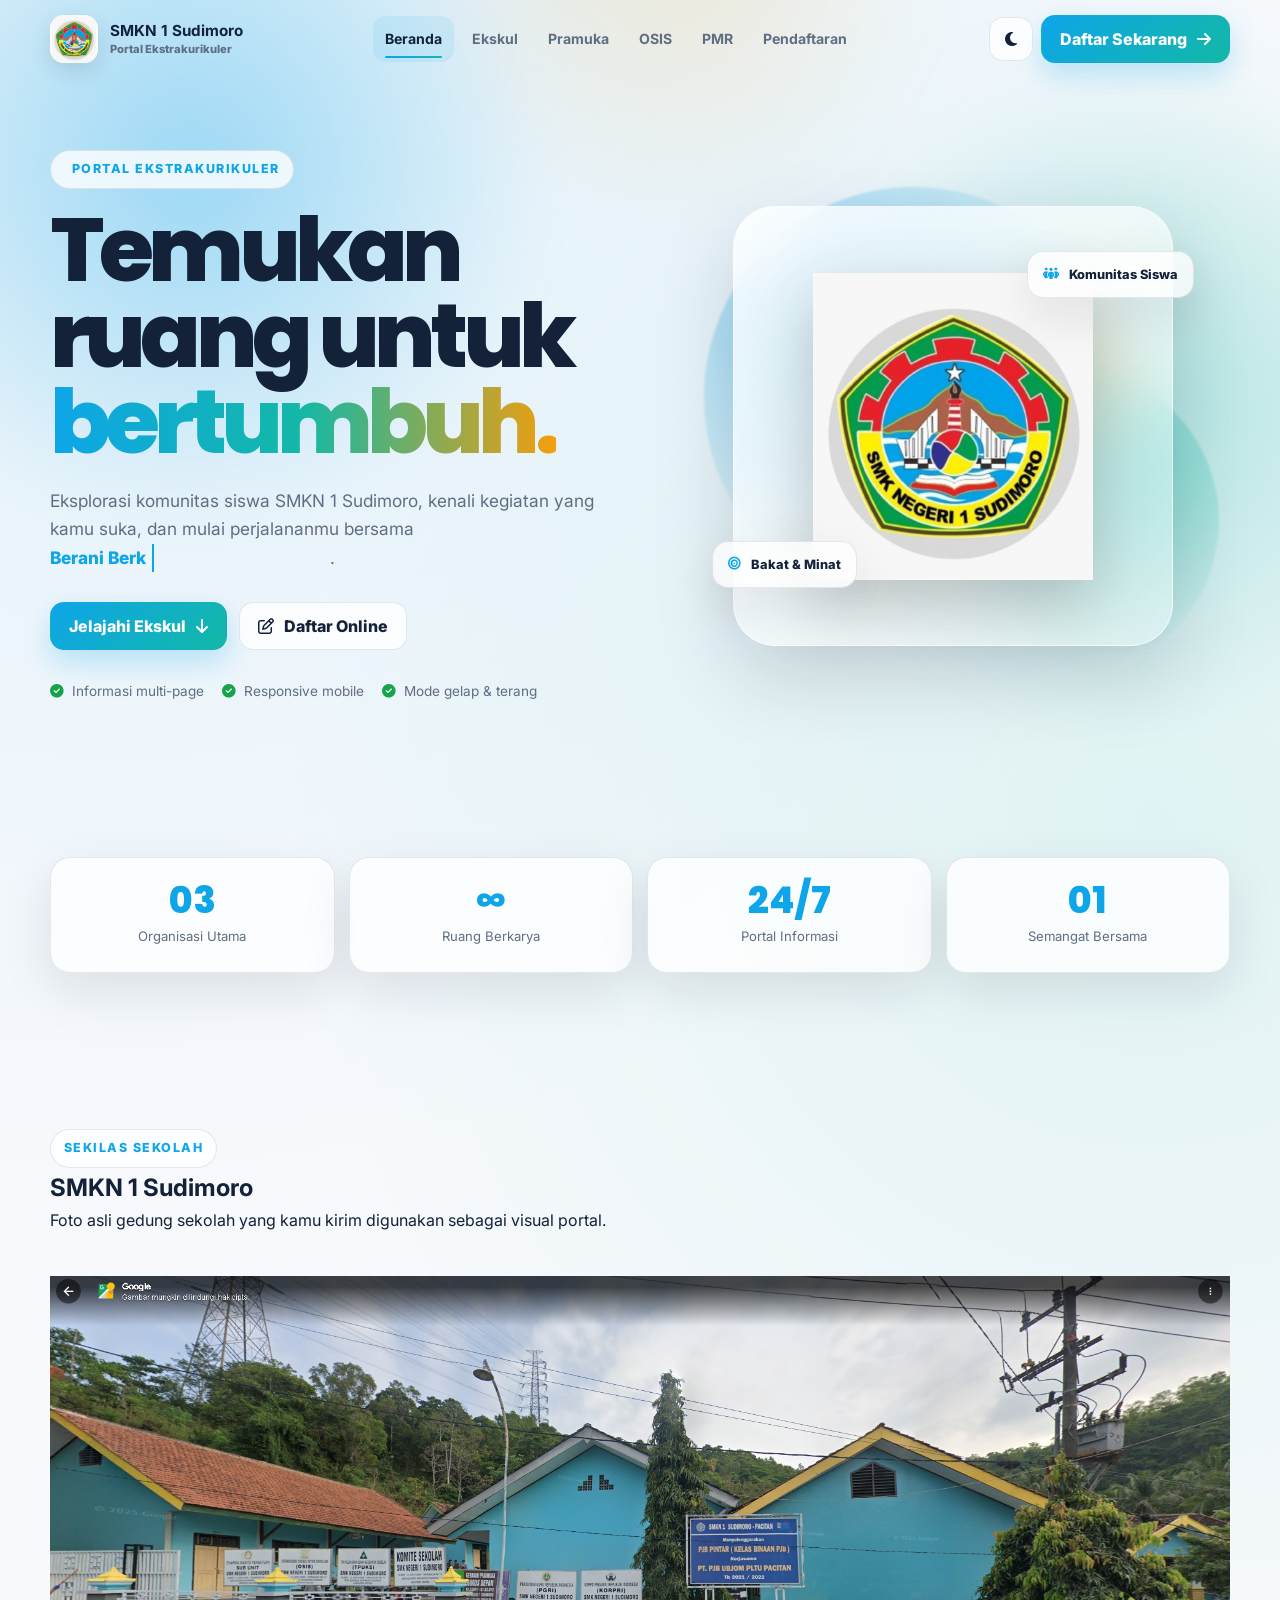
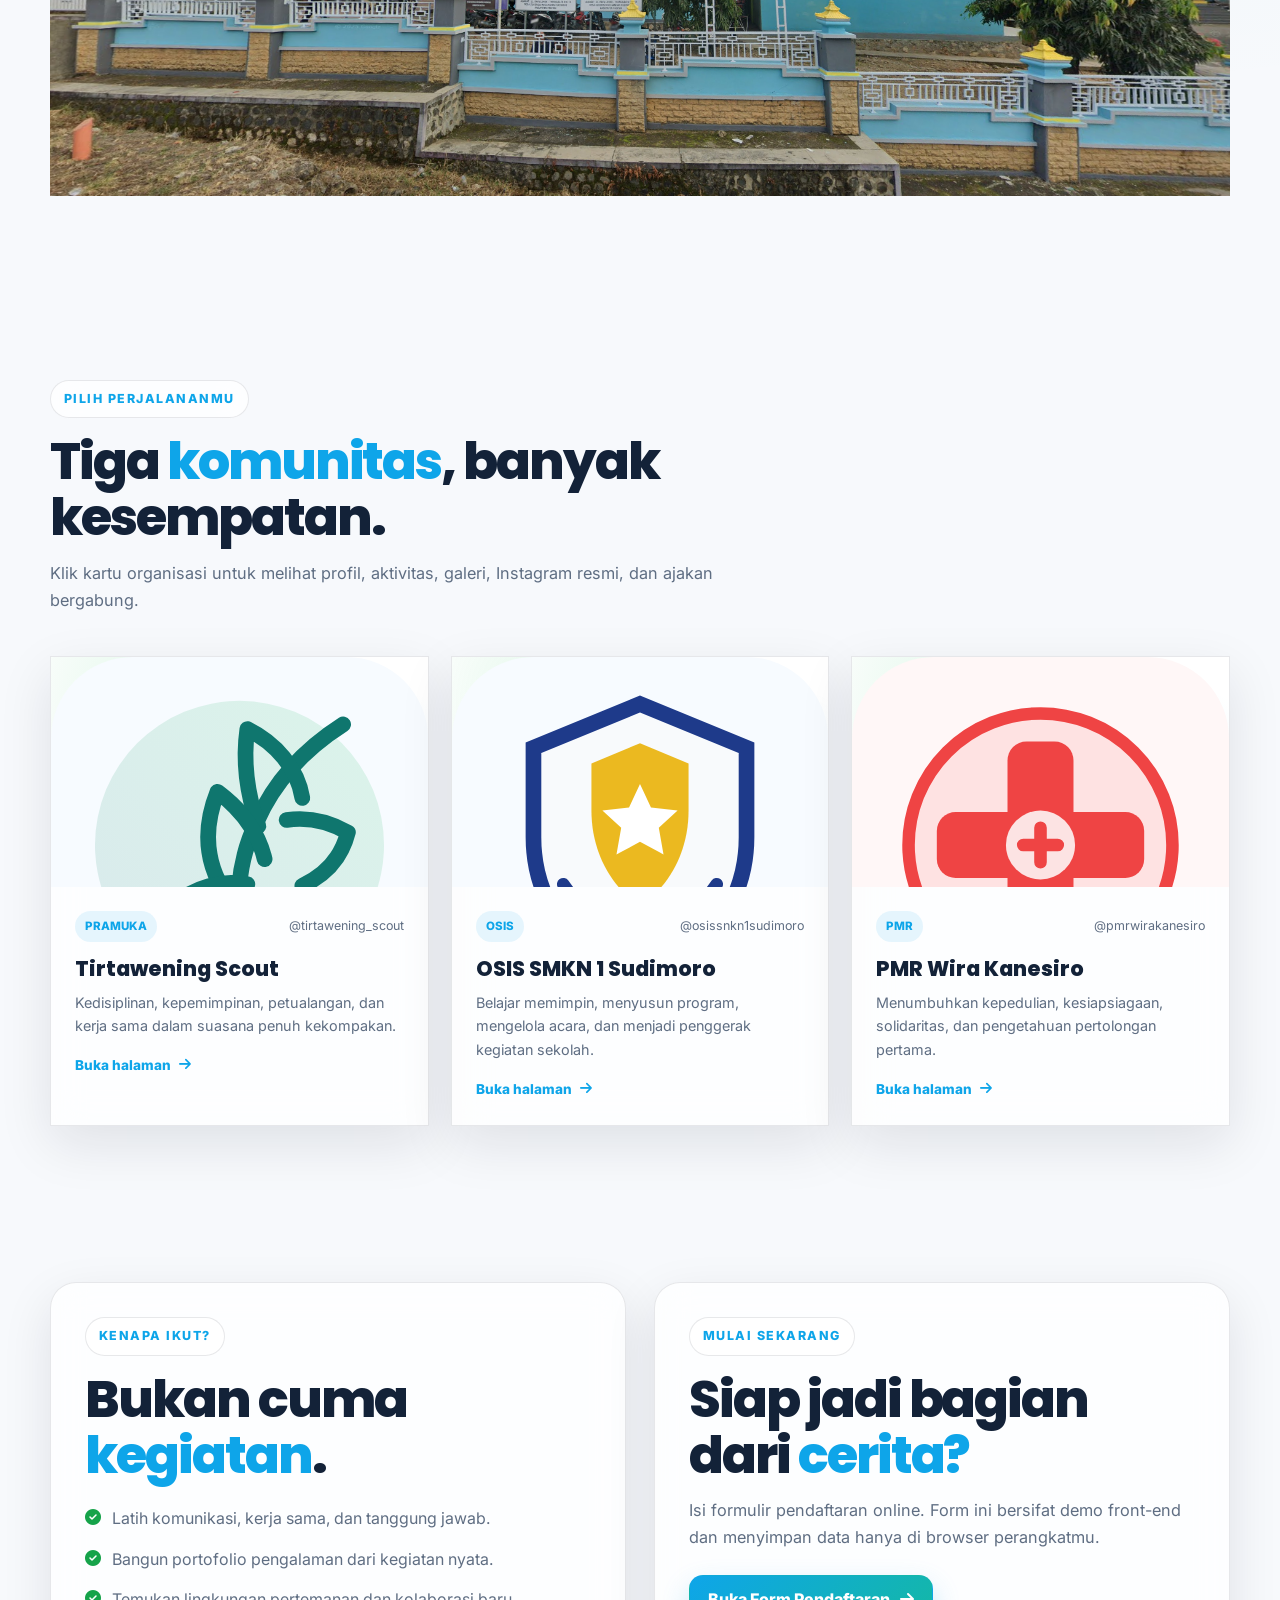
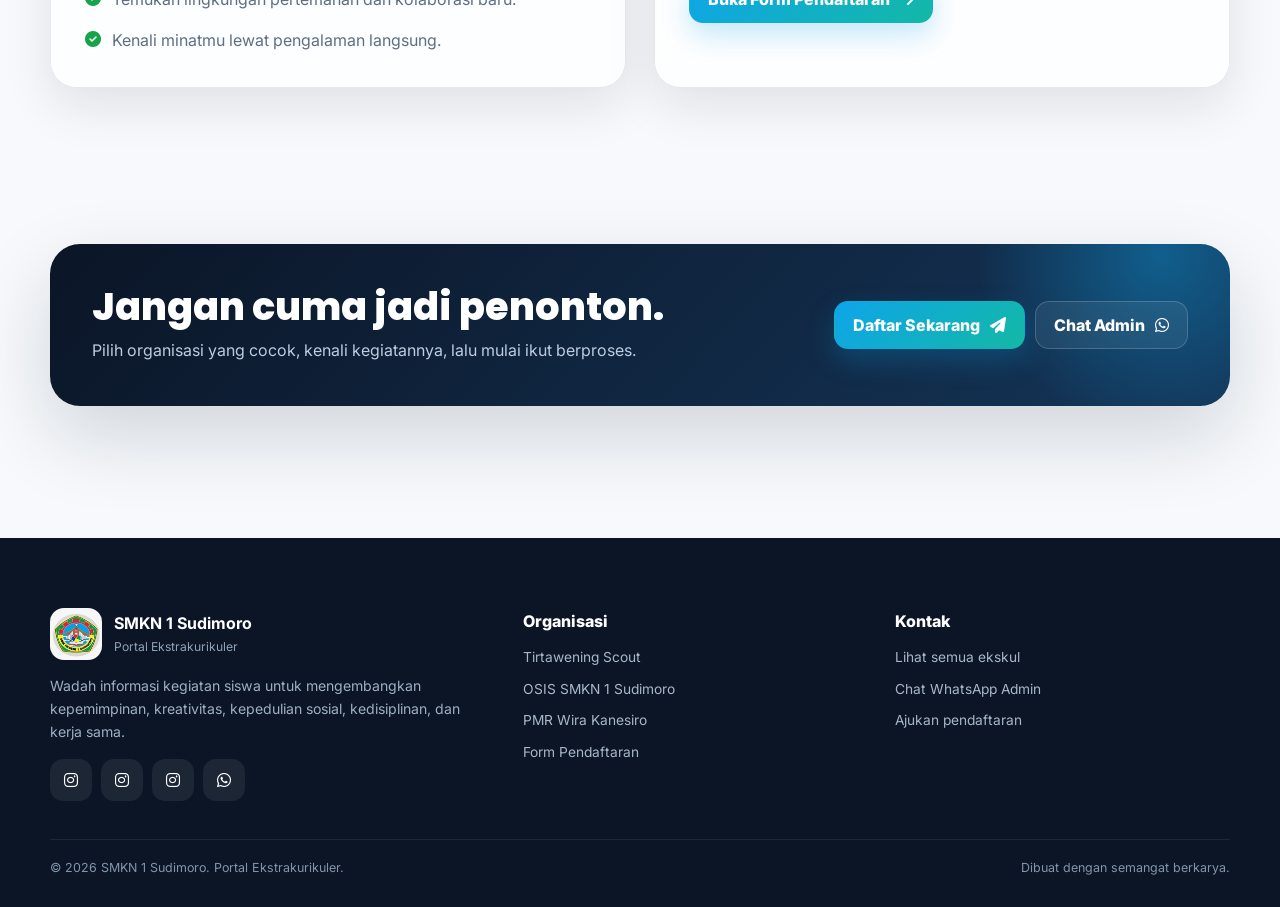
<file: index.html>
<!doctype html>
<html lang="id">
<head>
  <meta charset="utf-8">
  <meta name="viewport" content="width=device-width,initial-scale=1">
  <meta name="theme-color" content="#0ea5e9">
  <meta name="description" content="Portal Ekstrakurikuler SMKN 1 Sudimoro — temukan kegiatan yang sesuai dengan minat, bakat, dan semangatmu.">
  <title>Portal Ekstrakurikuler — SMKN 1 Sudimoro</title>
  <link rel="preconnect" href="https://fonts.googleapis.com">
  <link rel="preconnect" href="https://fonts.gstatic.com" crossorigin>
  <link href="https://fonts.googleapis.com/css2?family=Inter:wght@400;500;600;700;800&family=Poppins:wght@600;700;800&display=swap" rel="stylesheet">
  <link rel="stylesheet" href="assets/css/style.css">
  <link rel="stylesheet" href="https://unpkg.com/aos@2.3.1/dist/aos.css">
  <link rel="stylesheet" href="https://cdnjs.cloudflare.com/ajax/libs/font-awesome/6.5.2/css/all.min.css">
</head>
<body>
<div class="preloader"><div class="loader-ring" aria-label="Memuat"></div></div>

<header class="navbar">
  <div class="container nav-inner">
    <a class="brand" href="index.html" aria-label="Beranda Portal Ekskul">
      <img src="assets/images/logo-smkn1-sudimoro.png" alt="Logo SMKN 1 Sudimoro">
      <span class="brand-text"><strong>SMKN 1 Sudimoro</strong><small>Portal Ekstrakurikuler</small></span>
    </a>
    <nav class="nav-links" aria-label="Navigasi utama">
      <a data-page="index.html" href="index.html">Beranda</a>
      <a data-page="index.html#ekskul" href="index.html#ekskul">Ekskul</a>
      <a data-page="pramuka" href="pramuka/index.html">Pramuka</a>
      <a data-page="osis" href="osis/index.html">OSIS</a>
      <a data-page="pmr" href="pmr/index.html">PMR</a>
      <a data-page="pendaftaran" href="pendaftaran/index.html">Pendaftaran</a>
    </nav>
    <div class="nav-actions">
      <button class="icon-btn theme-toggle" type="button" aria-label="Ganti tema"></button>
      <button class="icon-btn menu-toggle" type="button" aria-label="Buka menu" aria-expanded="false"><i class="fa-solid fa-bars"></i></button>
      <a class="btn btn-primary" href="pendaftaran/index.html">Daftar Sekarang <i class="fa-solid fa-arrow-right"></i></a>
    </div>
  </div>
</header>
<main>
<section class="hero">
  <div class="container hero-grid">
    <div class="hero-copy" data-aos="fade-up">
      <span class="eyebrow"><i class="fa-solid fa-sparkles"></i> Portal Ekstrakurikuler</span>
      <h1>Temukan ruang untuk <span class="gradient-text">bertumbuh.</span></h1>
      <p class="hero-lead">Eksplorasi komunitas siswa SMKN 1 Sudimoro, kenali kegiatan yang kamu suka, dan mulai perjalananmu bersama <span class="typed-wrap"><span class="typing-text" data-phrases='["Berani Berkarya","Aktif Berorganisasi","Tumbuh Bersama","Bikin Dampak Positif"]'></span></span>.</p>
      <div class="hero-actions">
        <a class="btn btn-primary" href="#ekskul">Jelajahi Ekskul <i class="fa-solid fa-arrow-down"></i></a>
        <a class="btn btn-ghost" href="pendaftaran/index.html"><i class="fa-regular fa-pen-to-square"></i> Daftar Online</a>
      </div>
      <div class="hero-proof">
        <span class="proof-item"><i class="fa-solid fa-circle-check"></i> Informasi multi-page</span>
        <span class="proof-item"><i class="fa-solid fa-circle-check"></i> Responsive mobile</span>
        <span class="proof-item"><i class="fa-solid fa-circle-check"></i> Mode gelap & terang</span>
      </div>
    </div>
    <div class="hero-visual" data-aos="zoom-in" data-aos-delay="150">
      <span class="orb one"></span><span class="orb two"></span><span class="orb three"></span>
      <div class="logo-card">
        <img src="assets/images/logo-smkn1-sudimoro.png" alt="Logo SMKN 1 Sudimoro">
        <div class="mini-card one"><i class="fa-solid fa-people-group"></i> Komunitas Siswa</div>
        <div class="mini-card two"><i class="fa-solid fa-bullseye"></i> Bakat & Minat</div>
      </div>
    </div>
  </div>
</section>

<section class="section compact">
  <div class="container stats" data-aos="fade-up">
    <div class="stat"><strong>03</strong><span>Organisasi Utama</span></div>
    <div class="stat"><strong>∞</strong><span>Ruang Berkarya</span></div>
    <div class="stat"><strong>24/7</strong><span>Portal Informasi</span></div>
    <div class="stat"><strong>01</strong><span>Semangat Bersama</span></div>
  </div>
</section>

<section class="section" id="sekilas-sekolah">
  <div class="container">
    <div class="section-head" data-aos="fade-up">
      <div><span class="eyebrow">Sekilas sekolah</span><h2 class="title-lg">SMKN 1 Sudimoro</h2></div>
      <p class="lead">Foto asli gedung sekolah yang kamu kirim digunakan sebagai visual portal.</p>
    </div>
    <div class="profile-card" data-aos="fade-up" style="overflow:hidden;padding:0">
      <img src="assets/images/school-hero.png" alt="Gedung SMKN 1 Sudimoro" style="width:100%;max-height:520px;object-fit:cover">
    </div>
  </div>
</section>

<section class="section" id="ekskul">
  <div class="container">
    <div class="section-head" data-aos="fade-up">
      <span class="eyebrow">Pilih perjalananmu</span>
      <h2 class="section-title">Tiga <span>komunitas</span>, banyak kesempatan.</h2>
      <p class="section-subtitle">Klik kartu organisasi untuk melihat profil, aktivitas, galeri, Instagram resmi, dan ajakan bergabung.</p>
    </div>
    <div class="cards-3">
      <article class="org-card glass" data-aos="fade-up">
        <div class="org-cover org-cover-icon"><img src="assets/images/icon-pramuka.svg" alt="Ikon Tunas Kelapa Pramuka"></div>
        <div class="org-body">
          <div class="org-meta"><span class="tag">PRAMUKA</span><span class="social-handle">@tirtawening_scout</span></div>
          <h3>Tirtawening Scout</h3>
          <p>Kedisiplinan, kepemimpinan, petualangan, dan kerja sama dalam suasana penuh kekompakan.</p>
          <a class="card-link" href="pramuka/index.html">Buka halaman <i class="fa-solid fa-arrow-right"></i></a>
        </div>
      </article>
      <article class="org-card glass" data-aos="fade-up" data-aos-delay="120">
        <div class="org-cover org-cover-icon"><img src="assets/images/icon-osis.svg" alt="Ikon OSIS"></div>
        <div class="org-body">
          <div class="org-meta"><span class="tag">OSIS</span><span class="social-handle">@osissnkn1sudimoro</span></div>
          <h3>OSIS SMKN 1 Sudimoro</h3>
          <p>Belajar memimpin, menyusun program, mengelola acara, dan menjadi penggerak kegiatan sekolah.</p>
          <a class="card-link" href="osis/index.html">Buka halaman <i class="fa-solid fa-arrow-right"></i></a>
        </div>
      </article>
      <article class="org-card glass" data-aos="fade-up" data-aos-delay="240">
        <div class="org-cover org-cover-icon"><img src="assets/images/icon-pmr.svg" alt="Ikon Palang Merah"></div>
        <div class="org-body">
          <div class="org-meta"><span class="tag">PMR</span><span class="social-handle">@pmrwirakanesiro</span></div>
          <h3>PMR Wira Kanesiro</h3>
          <p>Menumbuhkan kepedulian, kesiapsiagaan, solidaritas, dan pengetahuan pertolongan pertama.</p>
          <a class="card-link" href="pmr/index.html">Buka halaman <i class="fa-solid fa-arrow-right"></i></a>
        </div>
      </article>
    </div>
  </div>
</section>

<section class="section compact">
  <div class="container">
    <div class="split">
      <div class="glass feature-panel" data-aos="fade-right">
        <span class="eyebrow">Kenapa ikut?</span>
        <h2 class="section-title">Bukan cuma <span>kegiatan</span>.</h2>
        <ul class="list-check">
          <li><i class="fa-solid fa-circle-check"></i><span>Latih komunikasi, kerja sama, dan tanggung jawab.</span></li>
          <li><i class="fa-solid fa-circle-check"></i><span>Bangun portofolio pengalaman dari kegiatan nyata.</span></li>
          <li><i class="fa-solid fa-circle-check"></i><span>Temukan lingkungan pertemanan dan kolaborasi baru.</span></li>
          <li><i class="fa-solid fa-circle-check"></i><span>Kenali minatmu lewat pengalaman langsung.</span></li>
        </ul>
      </div>
      <div class="glass feature-panel" data-aos="fade-left">
        <span class="eyebrow">Mulai sekarang</span>
        <h2 class="section-title">Siap jadi bagian dari <span>cerita?</span></h2>
        <p class="section-subtitle">Isi formulir pendaftaran online. Form ini bersifat demo front-end dan menyimpan data hanya di browser perangkatmu.</p>
        <a class="btn btn-primary" href="pendaftaran/index.html" style="margin-top:24px">Buka Form Pendaftaran <i class="fa-solid fa-arrow-right"></i></a>
      </div>
    </div>
  </div>
</section>

<section class="section">
  <div class="container">
    <div class="cta" data-aos="zoom-in">
      <div class="cta-inner">
        <div>
          <h2>Jangan cuma jadi penonton.</h2>
          <p>Pilih organisasi yang cocok, kenali kegiatannya, lalu mulai ikut berproses.</p>
        </div>
        <div style="display:flex;gap:10px;flex-wrap:wrap">
          <a class="btn btn-primary" href="pendaftaran/index.html">Daftar Sekarang <i class="fa-solid fa-paper-plane"></i></a>
          <a class="btn btn-ghost" style="color:#fff;border-color:rgba(255,255,255,.18);background:rgba(255,255,255,.07)" data-whatsapp target="_blank" rel="noopener">Chat Admin <i class="fa-brands fa-whatsapp"></i></a>
        </div>
      </div>
    </div>
  </div>
</section>
</main>

<footer class="footer">
  <div class="container">
    <div class="footer-grid">
      <div>
        <a href="index.html" class="footer-brand">
          <img src="assets/images/logo-smkn1-sudimoro.png" alt="Logo SMKN 1 Sudimoro">
          <div><strong>SMKN 1 Sudimoro</strong><div style="color:#8ea2b7;font-size:.76rem">Portal Ekstrakurikuler</div></div>
        </a>
        <p>Wadah informasi kegiatan siswa untuk mengembangkan kepemimpinan, kreativitas, kepedulian sosial, kedisiplinan, dan kerja sama.</p>
        <div class="social-row">
          <a class="social-btn" data-social="tirtawening" target="_blank" rel="noopener" aria-label="Instagram Pramuka"><i class="fa-brands fa-instagram"></i></a>
          <a class="social-btn" data-social="osis" target="_blank" rel="noopener" aria-label="Instagram OSIS"><i class="fa-brands fa-instagram"></i></a>
          <a class="social-btn" data-social="pmr" target="_blank" rel="noopener" aria-label="Instagram PMR"><i class="fa-brands fa-instagram"></i></a>
          <a class="social-btn" data-whatsapp target="_blank" rel="noopener" aria-label="WhatsApp Admin"><i class="fa-brands fa-whatsapp"></i></a>
        </div>
      </div>
      <div>
        <div class="footer-title">Organisasi</div>
        <div class="footer-links">
          <a href="pramuka/index.html">Tirtawening Scout</a>
          <a href="osis/index.html">OSIS SMKN 1 Sudimoro</a>
          <a href="pmr/index.html">PMR Wira Kanesiro</a>
          <a href="pendaftaran/index.html">Form Pendaftaran</a>
        </div>
      </div>
      <div>
        <div class="footer-title">Kontak</div>
        <div class="footer-links">
          <a href="index.html#ekskul">Lihat semua ekskul</a>
          <a data-whatsapp target="_blank" rel="noopener">Chat WhatsApp Admin</a>
          <a href="pendaftaran/index.html">Ajukan pendaftaran</a>
        </div>
      </div>
    </div>
    <div class="footer-bottom">
      <span>© <span class="current-year"></span> SMKN 1 Sudimoro. Portal Ekstrakurikuler.</span>
      <span>Dibuat dengan semangat berkarya.</span>
    </div>
  </div>
</footer>
<button class="backtop" type="button" aria-label="Kembali ke atas"><i class="fa-solid fa-arrow-up"></i></button>
<div class="toast" aria-live="polite"></div>


<script src="https://unpkg.com/aos@2.3.1/dist/aos.js"></script>
<script src="assets/js/main.js"></script>

</body>
</html>
</file>
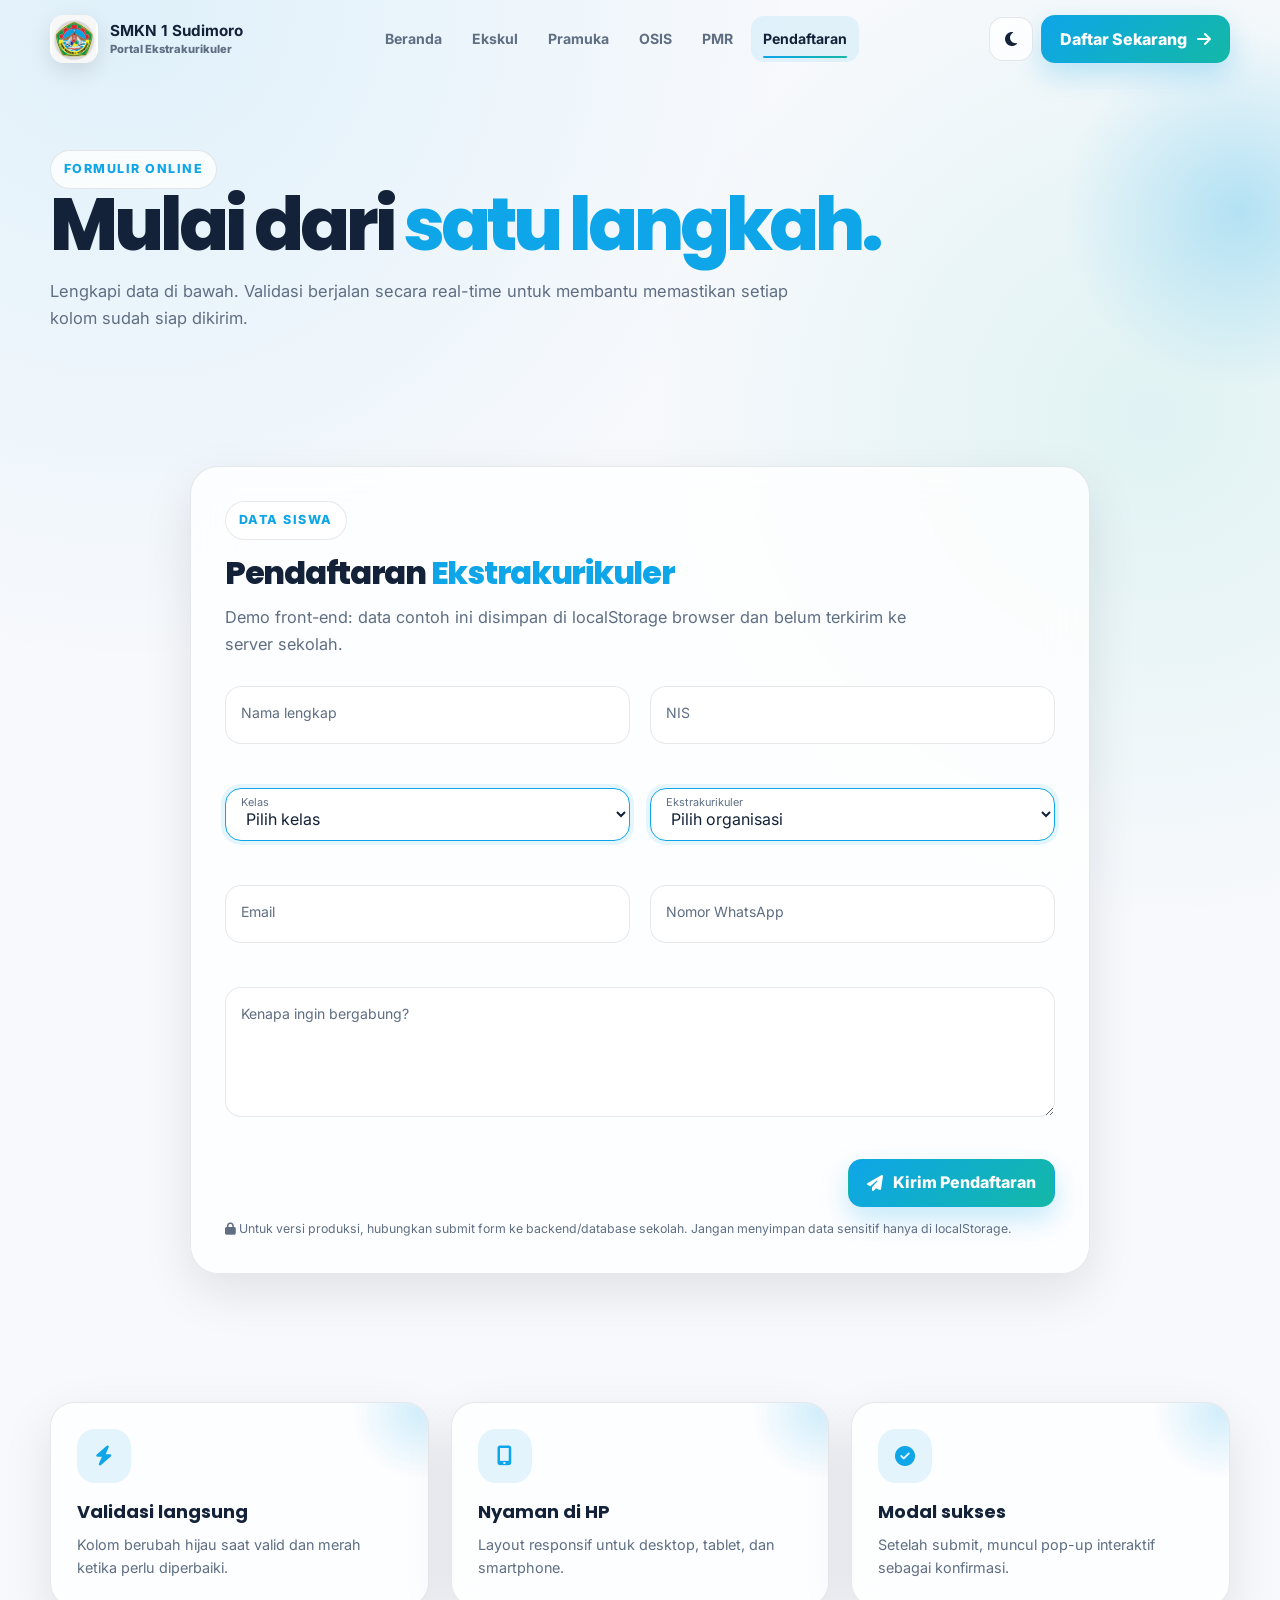
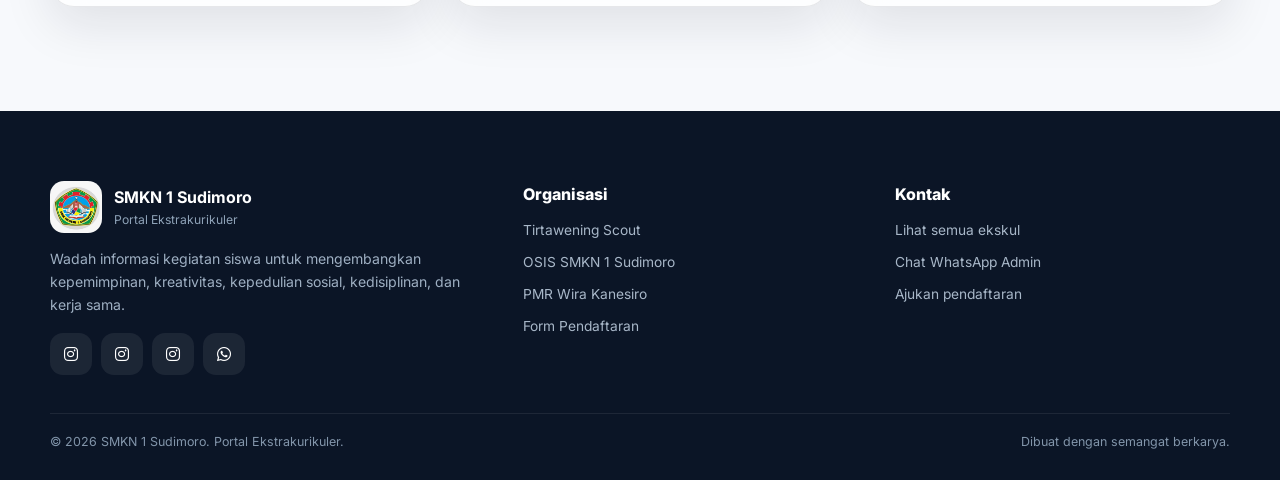
<file: pendaftaran/index.html>
<!doctype html>
<html lang="id">
<head>
  <meta charset="utf-8">
  <meta name="viewport" content="width=device-width,initial-scale=1">
  <meta name="theme-color" content="#0ea5e9">
  <meta name="description" content="Form pendaftaran ekstrakurikuler SMKN 1 Sudimoro.">
  <title>Pendaftaran Ekstrakurikuler — SMKN 1 Sudimoro</title>
  <link rel="preconnect" href="https://fonts.googleapis.com">
  <link rel="preconnect" href="https://fonts.gstatic.com" crossorigin>
  <link href="https://fonts.googleapis.com/css2?family=Inter:wght@400;500;600;700;800&family=Poppins:wght@600;700;800&display=swap" rel="stylesheet">
  <link rel="stylesheet" href="../assets/css/style.css">
  <link rel="stylesheet" href="https://unpkg.com/aos@2.3.1/dist/aos.css">
  <link rel="stylesheet" href="https://cdnjs.cloudflare.com/ajax/libs/font-awesome/6.5.2/css/all.min.css">
</head>
<body>
<div class="preloader"><div class="loader-ring"></div></div>

<header class="navbar">
  <div class="container nav-inner">
    <a class="brand" href="../index.html" aria-label="Beranda Portal Ekskul">
      <img src="../assets/images/logo-smkn1-sudimoro.png" alt="Logo SMKN 1 Sudimoro">
      <span class="brand-text"><strong>SMKN 1 Sudimoro</strong><small>Portal Ekstrakurikuler</small></span>
    </a>
    <nav class="nav-links" aria-label="Navigasi utama">
      <a data-page="index.html" href="../index.html">Beranda</a>
      <a data-page="index.html#ekskul" href="../index.html#ekskul">Ekskul</a>
      <a data-page="pramuka" href="../pramuka/index.html">Pramuka</a>
      <a data-page="osis" href="../osis/index.html">OSIS</a>
      <a data-page="pmr" href="../pmr/index.html">PMR</a>
      <a data-page="pendaftaran" href="../pendaftaran/index.html">Pendaftaran</a>
    </nav>
    <div class="nav-actions">
      <button class="icon-btn theme-toggle" type="button" aria-label="Ganti tema"></button>
      <button class="icon-btn menu-toggle" type="button" aria-label="Buka menu" aria-expanded="false"><i class="fa-solid fa-bars"></i></button>
      <a class="btn btn-primary" href="../pendaftaran/index.html">Daftar Sekarang <i class="fa-solid fa-arrow-right"></i></a>
    </div>
  </div>
</header>
<main>
<section class="page-hero">
  <div class="container">
    <span class="eyebrow" data-aos="fade-up">FORMULIR ONLINE</span>
    <h1 data-aos="fade-up" data-aos-delay="80">Mulai dari <span style="color:var(--primary)">satu langkah.</span></h1>
    <p data-aos="fade-up" data-aos-delay="160">Lengkapi data di bawah. Validasi berjalan secara real-time untuk membantu memastikan setiap kolom sudah siap dikirim.</p>
  </div>
</section>

<section class="section compact">
  <div class="container">
    <div class="form-shell glass" data-aos="fade-up">
      <div class="section-head" style="margin-bottom:28px">
        <span class="eyebrow">Data siswa</span>
        <h2 class="section-title" style="font-size:2rem">Pendaftaran <span>Ekstrakurikuler</span></h2>
        <p class="section-subtitle">Demo front-end: data contoh ini disimpan di localStorage browser dan belum terkirim ke server sekolah.</p>
      </div>
      <form id="registrationForm" novalidate>
        <div class="form-grid">
          <div class="field">
            <input id="nama" name="nama" type="text" placeholder=" " autocomplete="name">
            <label for="nama">Nama lengkap</label>
            <small class="field-msg"></small>
          </div>
          <div class="field">
            <input id="nis" name="nis" type="text" inputmode="numeric" placeholder=" ">
            <label for="nis">NIS</label>
            <small class="field-msg"></small>
          </div>
          <div class="field">
            <select id="kelas" name="kelas">
              <option value="" selected disabled>Pilih kelas</option>
              <option>X RPL</option>
              <option>X lainnya</option>
              <option>XI RPL</option>
              <option>XI lainnya</option>
              <option>XII RPL</option>
              <option>XII lainnya</option>
            </select>
            <label for="kelas">Kelas</label>
            <small class="field-msg"></small>
          </div>
          <div class="field">
            <select id="organisasi" name="organisasi">
              <option value="" selected disabled>Pilih organisasi</option>
              <option>Tirtawening Scout</option>
              <option>OSIS SMKN 1 Sudimoro</option>
              <option>PMR Wira Kanesiro</option>
            </select>
            <label for="organisasi">Ekstrakurikuler</label>
            <small class="field-msg"></small>
          </div>
          <div class="field">
            <input id="email" name="email" type="email" placeholder=" " autocomplete="email">
            <label for="email">Email</label>
            <small class="field-msg"></small>
          </div>
          <div class="field">
            <input id="whatsapp" name="whatsapp" type="tel" placeholder=" " autocomplete="tel">
            <label for="whatsapp">Nomor WhatsApp</label>
            <small class="field-msg"></small>
          </div>
          <div class="field full">
            <textarea id="alasan" name="alasan" placeholder=" "></textarea>
            <label for="alasan">Kenapa ingin bergabung?</label>
            <small class="field-msg"></small>
          </div>
        </div>
        <div class="submit-row">
          <button class="btn btn-primary submit-btn" type="submit"><i class="fa-solid fa-paper-plane"></i> Kirim Pendaftaran</button>
        </div>
        <p class="form-note"><i class="fa-solid fa-lock"></i> Untuk versi produksi, hubungkan submit form ke backend/database sekolah. Jangan menyimpan data sensitif hanya di localStorage.</p>
      </form>
    </div>
  </div>
</section>

<section class="section compact">
  <div class="container cards-3">
    <div class="card glass" data-aos="fade-up"><div class="icon-badge"><i class="fa-solid fa-bolt"></i></div><h3>Validasi langsung</h3><p>Kolom berubah hijau saat valid dan merah ketika perlu diperbaiki.</p></div>
    <div class="card glass" data-aos="fade-up" data-aos-delay="120"><div class="icon-badge"><i class="fa-solid fa-mobile-screen-button"></i></div><h3>Nyaman di HP</h3><p>Layout responsif untuk desktop, tablet, dan smartphone.</p></div>
    <div class="card glass" data-aos="fade-up" data-aos-delay="240"><div class="icon-badge"><i class="fa-solid fa-circle-check"></i></div><h3>Modal sukses</h3><p>Setelah submit, muncul pop-up interaktif sebagai konfirmasi.</p></div>
  </div>
</section>

<div class="modal" id="successModal" aria-hidden="true">
  <div class="modal-box">
    <div class="success-icon"><i class="fa-solid fa-check"></i></div>
    <h3>Selamat! Pendaftaran Berhasil</h3>
    <p>Halo <strong class="success-name">Siswa</strong>, data demo pendaftaranmu sudah tersimpan di browser ini.</p>
    <button class="btn btn-primary btn-block modal-close" type="button" style="margin-top:22px">Tutup</button>
  </div>
</div>
</main>

<footer class="footer">
  <div class="container">
    <div class="footer-grid">
      <div>
        <a href="../index.html" class="footer-brand">
          <img src="../assets/images/logo-smkn1-sudimoro.png" alt="Logo SMKN 1 Sudimoro">
          <div><strong>SMKN 1 Sudimoro</strong><div style="color:#8ea2b7;font-size:.76rem">Portal Ekstrakurikuler</div></div>
        </a>
        <p>Wadah informasi kegiatan siswa untuk mengembangkan kepemimpinan, kreativitas, kepedulian sosial, kedisiplinan, dan kerja sama.</p>
        <div class="social-row">
          <a class="social-btn" data-social="tirtawening" target="_blank" rel="noopener" aria-label="Instagram Pramuka"><i class="fa-brands fa-instagram"></i></a>
          <a class="social-btn" data-social="osis" target="_blank" rel="noopener" aria-label="Instagram OSIS"><i class="fa-brands fa-instagram"></i></a>
          <a class="social-btn" data-social="pmr" target="_blank" rel="noopener" aria-label="Instagram PMR"><i class="fa-brands fa-instagram"></i></a>
          <a class="social-btn" data-whatsapp target="_blank" rel="noopener" aria-label="WhatsApp Admin"><i class="fa-brands fa-whatsapp"></i></a>
        </div>
      </div>
      <div>
        <div class="footer-title">Organisasi</div>
        <div class="footer-links">
          <a href="../pramuka/index.html">Tirtawening Scout</a>
          <a href="../osis/index.html">OSIS SMKN 1 Sudimoro</a>
          <a href="../pmr/index.html">PMR Wira Kanesiro</a>
          <a href="../pendaftaran/index.html">Form Pendaftaran</a>
        </div>
      </div>
      <div>
        <div class="footer-title">Kontak</div>
        <div class="footer-links">
          <a href="../index.html#ekskul">Lihat semua ekskul</a>
          <a data-whatsapp target="_blank" rel="noopener">Chat WhatsApp Admin</a>
          <a href="../pendaftaran/index.html">Ajukan pendaftaran</a>
        </div>
      </div>
    </div>
    <div class="footer-bottom">
      <span>© <span class="current-year"></span> SMKN 1 Sudimoro. Portal Ekstrakurikuler.</span>
      <span>Dibuat dengan semangat berkarya.</span>
    </div>
  </div>
</footer>
<button class="backtop" type="button" aria-label="Kembali ke atas"><i class="fa-solid fa-arrow-up"></i></button>
<div class="toast" aria-live="polite"></div>

<script src="https://unpkg.com/aos@2.3.1/dist/aos.js"></script>
<script src="../assets/js/main.js"></script>

</body>
</html>
</file>
<file: assets/css/style.css>
/* =========================================================
   PORTAL EKSTRAKURIKULER SMKN 1 SUDIMORO
   Custom CSS + Animation System
   ========================================================= */

@import url('https://fonts.googleapis.com/css2?family=Inter:wght@400;500;600;700;800&family=Poppins:wght@600;700;800&display=swap');

:root{
  --bg:#f7f9fc;
  --surface:rgba(255,255,255,.78);
  --surface-solid:#ffffff;
  --text:#132238;
  --muted:#5f6e83;
  --line:rgba(19,34,56,.10);
  --shadow:0 18px 50px rgba(15,23,42,.10);
  --shadow-lg:0 30px 80px rgba(15,23,42,.16);
  --primary:#0ea5e9;
  --secondary:#14b8a6;
  --accent:#f59e0b;
  --success:#16a34a;
  --danger:#dc2626;
  --navy:#0b1526;
  --radius:24px;
  --container:1180px;
}

html[data-theme="dark"]{
  --bg:#07111f;
  --surface:rgba(13,27,46,.78);
  --surface-solid:#0e1b2e;
  --text:#edf6ff;
  --muted:#a5b5ca;
  --line:rgba(255,255,255,.10);
  --shadow:0 18px 50px rgba(0,0,0,.24);
  --shadow-lg:0 30px 80px rgba(0,0,0,.35);
  --navy:#020813;
}

*{box-sizing:border-box;margin:0;padding:0}
html{scroll-behavior:smooth}
body{
  min-height:100vh;
  font-family:Inter,system-ui,-apple-system,Segoe UI,sans-serif;
  background:
    radial-gradient(circle at 10% 0%, rgba(14,165,233,.10), transparent 28%),
    radial-gradient(circle at 90% 20%, rgba(20,184,166,.10), transparent 25%),
    var(--bg);
  color:var(--text);
  line-height:1.65;
  overflow-x:hidden;
  transition:background .35s,color .35s;
}
body.modal-open{overflow:hidden}
a{color:inherit;text-decoration:none}
button,input,select,textarea{font:inherit}
img{max-width:100%;display:block}
button{border:0;cursor:pointer}
::selection{background:var(--primary);color:#fff}

.container{width:min(var(--container),calc(100% - 40px));margin:auto}
.section{padding:92px 0;position:relative}
.section.compact{padding:64px 0}
.section-head{max-width:720px;margin-bottom:42px}
.eyebrow{
  display:inline-flex;align-items:center;gap:8px;
  padding:8px 13px;border:1px solid var(--line);
  background:var(--surface);backdrop-filter:blur(14px);
  border-radius:999px;color:var(--primary);font-size:.78rem;
  font-weight:800;text-transform:uppercase;letter-spacing:.12em
}
.section-title{
  margin-top:15px;font:800 clamp(2rem,4vw,3.3rem)/1.1 Poppins,sans-serif;
  letter-spacing:-.04em
}
.section-title span{color:var(--primary)}
.section-subtitle{margin-top:14px;color:var(--muted);font-size:1.02rem}

.preloader{
  position:fixed;inset:0;z-index:9999;display:grid;place-items:center;
  background:var(--navy);transition:opacity .55s,visibility .55s
}
.preloader.hide{opacity:0;visibility:hidden}
.loader-ring{
  width:64px;height:64px;border-radius:50%;
  border:4px solid rgba(255,255,255,.15);
  border-top-color:var(--primary);animation:spin 1s linear infinite
}
@keyframes spin{to{transform:rotate(360deg)}}

.navbar{
  position:fixed;top:0;left:0;right:0;z-index:1000;
  border-bottom:1px solid transparent;
  transition:.35s ease;background:transparent
}
.navbar.scrolled{
  background:color-mix(in srgb,var(--surface-solid) 74%,transparent);
  backdrop-filter:blur(18px);border-color:var(--line);
  box-shadow:0 12px 35px rgba(15,23,42,.07)
}
.nav-inner{height:78px;display:flex;align-items:center;justify-content:space-between;gap:18px}
.brand{display:flex;align-items:center;gap:12px;font-weight:800}
.brand img{
  width:48px;height:48px;object-fit:contain;border-radius:14px;
  background:#fff;box-shadow:0 8px 22px rgba(0,0,0,.11)
}
.brand-text{display:flex;flex-direction:column;line-height:1.12}
.brand-text strong{font-size:.95rem}
.brand-text small{color:var(--muted);font-size:.7rem;margin-top:4px}
.nav-links{display:flex;align-items:center;gap:6px}
.nav-links a{
  position:relative;padding:11px 12px;color:var(--muted);
  font-size:.88rem;font-weight:700;border-radius:13px;transition:.25s
}
.nav-links a:hover,.nav-links a.active{color:var(--text);background:rgba(14,165,233,.09)}
.nav-links a.active::after{
  content:"";position:absolute;left:12px;right:12px;bottom:4px;height:2px;
  background:linear-gradient(90deg,var(--primary),var(--secondary));border-radius:99px
}
.nav-actions{display:flex;align-items:center;gap:8px}
.icon-btn{
  width:44px;height:44px;display:grid;place-items:center;border-radius:14px;
  background:var(--surface);color:var(--text);border:1px solid var(--line);
  transition:.25s;backdrop-filter:blur(14px)
}
.icon-btn:hover{transform:translateY(-2px);box-shadow:var(--shadow)}
.menu-toggle{display:none}

.btn{
  display:inline-flex;align-items:center;justify-content:center;gap:10px;
  min-height:48px;padding:0 18px;border-radius:14px;font-weight:800;
  transition:.25s;border:1px solid transparent
}
.btn-primary{
  color:#fff;background:linear-gradient(135deg,var(--primary),var(--secondary));
  box-shadow:0 12px 28px color-mix(in srgb,var(--primary) 24%,transparent)
}
.btn-primary:hover{transform:translateY(-3px);box-shadow:0 18px 38px color-mix(in srgb,var(--primary) 30%,transparent)}
.btn-ghost{background:var(--surface);border-color:var(--line);backdrop-filter:blur(12px)}
.btn-ghost:hover{transform:translateY(-2px);border-color:rgba(14,165,233,.35)}
.btn-block{width:100%}

.hero{
  min-height:760px;padding-top:150px;padding-bottom:90px;display:grid;align-items:center;
  position:relative;overflow:hidden
}
.hero::before{
  content:"";position:absolute;inset:-20%;
  background:
   radial-gradient(circle at 25% 30%, color-mix(in srgb,var(--primary) 33%,transparent), transparent 23%),
   radial-gradient(circle at 78% 50%, color-mix(in srgb,var(--secondary) 28%,transparent), transparent 22%),
   radial-gradient(circle at 52% 10%, color-mix(in srgb,var(--accent) 14%,transparent), transparent 20%);
  filter:blur(24px);animation:floatGlow 13s ease-in-out infinite alternate
}
.hero::after{
  content:"";position:absolute;inset:0;
  background-image:linear-gradient(rgba(255,255,255,.025) 1px, transparent 1px),linear-gradient(90deg,rgba(255,255,255,.025) 1px,transparent 1px);
  background-size:44px 44px;mask-image:linear-gradient(to bottom,black,transparent 85%)
}
@keyframes floatGlow{from{transform:translate3d(-2%,0,0) scale(1)}to{transform:translate3d(2%,2%,0) scale(1.08)}}
.hero-grid{position:relative;z-index:1;display:grid;grid-template-columns:1.02fr .98fr;gap:50px;align-items:center}
.hero-copy{max-width:720px}
.hero h1{
  margin-top:18px;font:800 clamp(3rem,7vw,6.6rem)/.96 Poppins,sans-serif;
  letter-spacing:-.065em
}
.hero h1 .gradient-text{
  background:linear-gradient(90deg,var(--primary),var(--secondary),var(--accent));
  -webkit-background-clip:text;background-clip:text;color:transparent
}
.hero-lead{max-width:660px;margin:22px 0 30px;color:var(--muted);font-size:1.08rem}
.typed-wrap{display:inline-flex;min-width:280px;color:var(--primary);font-weight:800}
.typed-wrap::after{content:"";width:2px;background:currentColor;margin-left:6px;animation:blink .8s infinite}
@keyframes blink{50%{opacity:0}}
.hero-actions{display:flex;flex-wrap:wrap;gap:12px}
.hero-proof{display:flex;flex-wrap:wrap;gap:18px;margin-top:30px;color:var(--muted);font-size:.85rem}
.proof-item{display:flex;align-items:center;gap:8px}
.proof-item i{color:var(--success)}

.hero-visual{position:relative;min-height:520px;display:grid;place-items:center}
.orb{
  position:absolute;border-radius:50%;filter:blur(1px);opacity:.92;
  animation:orbFloat 7s ease-in-out infinite
}
.orb.one{width:420px;height:420px;background:radial-gradient(circle at 30% 30%,rgba(14,165,233,.42),transparent 66%);top:4%;left:5%}
.orb.two{width:310px;height:310px;background:radial-gradient(circle at 70% 30%,rgba(20,184,166,.38),transparent 65%);bottom:2%;right:2%;animation-delay:-2s}
.orb.three{width:190px;height:190px;background:radial-gradient(circle at 60% 30%,rgba(245,158,11,.28),transparent 65%);top:25%;right:14%;animation-delay:-4s}
@keyframes orbFloat{50%{transform:translateY(-18px) translateX(10px) scale(1.04)}}

.logo-card{
  width:min(440px,80vw);aspect-ratio:1;border-radius:42px;
  padding:35px;display:grid;place-items:center;position:relative;
  background:linear-gradient(150deg,rgba(255,255,255,.82),rgba(255,255,255,.30));
  border:1px solid rgba(255,255,255,.65);backdrop-filter:blur(22px);
  box-shadow:var(--shadow-lg);transform-style:preserve-3d;
  animation:cardFloat 6s ease-in-out infinite
}
.logo-card img{width:76%;filter:drop-shadow(0 28px 34px rgba(0,0,0,.22))}
@keyframes cardFloat{50%{transform:translateY(-12px) rotateX(3deg) rotateY(-3deg)}}
.mini-card{
  position:absolute;display:flex;align-items:center;gap:10px;padding:12px 15px;
  background:var(--surface);backdrop-filter:blur(15px);
  border:1px solid var(--line);border-radius:16px;box-shadow:var(--shadow);
  font-weight:800;font-size:.8rem
}
.mini-card.one{top:10%;right:-5%}.mini-card.two{bottom:13%;left:-5%}
.mini-card i{color:var(--primary)}

.glass{
  background:var(--surface);border:1px solid var(--line);backdrop-filter:blur(18px);
  box-shadow:var(--shadow)
}
.cards-3{display:grid;grid-template-columns:repeat(3,1fr);gap:22px}
.cards-4{display:grid;grid-template-columns:repeat(4,1fr);gap:18px}
.card{
  border-radius:var(--radius);padding:26px;position:relative;overflow:hidden;
  transition:.3s ease
}
.card:hover{transform:translateY(-7px);box-shadow:var(--shadow-lg)}
.card::after{
  content:"";position:absolute;width:140px;height:140px;right:-60px;top:-60px;
  border-radius:50%;background:radial-gradient(circle,rgba(14,165,233,.18),transparent 68%)
}
.icon-badge{
  width:54px;height:54px;border-radius:18px;display:grid;place-items:center;
  background:rgba(14,165,233,.11);color:var(--primary);font-size:1.25rem;
  margin-bottom:18px;transition:.35s
}
.card:hover .icon-badge{transform:rotate(-8deg) scale(1.08)}
.card h3{font:700 1.12rem/1.2 Poppins,sans-serif}
.card p{color:var(--muted);font-size:.9rem;margin-top:10px}
.card-link{display:inline-flex;align-items:center;gap:8px;margin-top:16px;color:var(--primary);font-weight:800;font-size:.85rem}

.org-card{padding:0;overflow:hidden}
.org-card .org-cover{height:190px;overflow:hidden;position:relative}
.org-card .org-cover img{width:100%;height:100%;object-fit:cover;transition:.5s}
.org-card:hover .org-cover img{transform:scale(1.08)}
.org-card .org-body{padding:24px}
.org-meta{display:flex;align-items:center;justify-content:space-between;gap:12px}
.tag{
  display:inline-flex;padding:6px 10px;border-radius:999px;font-size:.72rem;
  font-weight:800;background:rgba(14,165,233,.10);color:var(--primary)
}
.social-handle{color:var(--muted);font-size:.78rem}
.org-body h3{margin-top:15px;font:800 1.3rem/1.2 Poppins,sans-serif}
.org-body p{margin-top:9px;color:var(--muted);font-size:.9rem}

.stats{display:grid;grid-template-columns:repeat(4,1fr);gap:14px}
.stat{
  padding:24px;border-radius:20px;text-align:center;background:var(--surface);
  border:1px solid var(--line);box-shadow:var(--shadow)
}
.stat strong{display:block;font:800 2.3rem/1 Poppins,sans-serif;color:var(--primary)}
.stat span{display:block;margin-top:8px;color:var(--muted);font-size:.82rem}

.gallery{display:grid;grid-template-columns:repeat(3,1fr);gap:16px}
.gallery-item{
  position:relative;height:290px;border-radius:22px;overflow:hidden;
  cursor:pointer;background:#dbe7f2;box-shadow:var(--shadow);
  transform-style:preserve-3d;transition:transform .25s
}
.gallery-item img{width:100%;height:100%;object-fit:cover;transition:.45s}
.gallery-item::after{
  content:"";position:absolute;inset:0;background:linear-gradient(to top,rgba(4,12,24,.70),transparent 52%);
  opacity:.86
}
.gallery-caption{
  position:absolute;left:18px;right:18px;bottom:16px;z-index:2;color:#fff;font-weight:800
}
.gallery-item:hover img{transform:scale(1.09)}
.gallery-item:hover{box-shadow:var(--shadow-lg)}

.lightbox{
  position:fixed;inset:0;z-index:3000;display:none;place-items:center;padding:25px;
  background:rgba(1,8,18,.84);backdrop-filter:blur(13px)
}
.lightbox.open{display:grid}
.lightbox-inner{max-width:1100px;width:100%;position:relative}
.lightbox img{max-height:78vh;width:100%;object-fit:contain;border-radius:18px}
.lightbox-close{
  position:absolute;right:-5px;top:-50px;color:#fff;background:rgba(255,255,255,.10);
  width:44px;height:44px;border-radius:14px
}
.lightbox-caption{color:#dbe8f5;text-align:center;margin-top:12px}

.split{display:grid;grid-template-columns:1fr 1fr;gap:28px;align-items:stretch}
.feature-panel{padding:34px;border-radius:26px}
.list-check{display:grid;gap:14px;margin-top:22px}
.list-check li{display:flex;gap:11px;align-items:flex-start;list-style:none;color:var(--muted)}
.list-check i{color:var(--success);margin-top:4px}
.timeline{position:relative;padding-left:24px;border-left:2px dashed color-mix(in srgb,var(--primary) 40%,transparent);display:grid;gap:20px}
.timeline-item{position:relative;padding-left:12px}
.timeline-item::before{
  content:"";position:absolute;left:-32px;top:6px;width:11px;height:11px;border-radius:50%;
  background:var(--primary);box-shadow:0 0 0 6px color-mix(in srgb,var(--primary) 12%,transparent)
}
.timeline-item h4{font-weight:800}
.timeline-item p{color:var(--muted);font-size:.88rem;margin-top:5px}

.cta{
  border-radius:30px;padding:42px;overflow:hidden;position:relative;
  background:linear-gradient(135deg,#0b1526,#143558);
  color:#fff;box-shadow:var(--shadow-lg)
}
.cta::after{content:"";position:absolute;width:380px;height:380px;border-radius:50%;right:-120px;top:-180px;background:radial-gradient(circle,rgba(14,165,233,.40),transparent 68%)}
.cta-inner{position:relative;z-index:1;display:flex;align-items:center;justify-content:space-between;gap:24px}
.cta h2{font:800 clamp(1.8rem,3vw,2.8rem)/1.1 Poppins,sans-serif}
.cta p{margin-top:9px;color:#bdcce0}

.form-shell{max-width:900px;margin:auto;padding:34px;border-radius:28px}
.form-grid{display:grid;grid-template-columns:1fr 1fr;gap:20px}
.field{position:relative}
.field.full{grid-column:1/-1}
.field input,.field select,.field textarea{
  width:100%;border:1px solid var(--line);background:var(--surface-solid);color:var(--text);
  border-radius:16px;outline:none;padding:20px 16px 10px;transition:.25s
}
.field textarea{min-height:130px;resize:vertical}
.field label{
  position:absolute;left:16px;top:15px;color:var(--muted);pointer-events:none;
  transition:.2s;background:transparent;font-size:.88rem
}
.field input:focus,.field input:not(:placeholder-shown),
.field select:focus,.field select:not([value=""]),
.field textarea:focus,.field textarea:not(:placeholder-shown){border-color:var(--primary);box-shadow:0 0 0 4px rgba(14,165,233,.10)}
.field input:focus + label,.field input:not(:placeholder-shown)+label,
.field textarea:focus + label,.field textarea:not(:placeholder-shown)+label,
.field select:focus + label{
  top:6px;font-size:.68rem;color:var(--primary);font-weight:800
}
.field select{padding-top:19px}
.field select + label{top:6px;font-size:.68rem}
.field.valid input,.field.valid textarea,.field.valid select{border-color:var(--success)}
.field.invalid input,.field.invalid textarea,.field.invalid select{border-color:var(--danger)}
.field-msg{display:block;min-height:18px;margin:6px 2px 0;font-size:.74rem;color:var(--danger)}
.form-note{color:var(--muted);font-size:.77rem;margin-top:12px}
.submit-row{margin-top:10px;display:flex;gap:12px;align-items:center;justify-content:flex-end}

.modal{
  position:fixed;inset:0;z-index:4000;display:none;place-items:center;
  padding:20px;background:rgba(2,8,18,.66);backdrop-filter:blur(11px)
}
.modal.open{display:grid}
.modal-box{
  width:min(520px,100%);padding:34px;border-radius:28px;background:var(--surface-solid);
  border:1px solid var(--line);box-shadow:var(--shadow-lg);text-align:center
}
.success-icon{
  width:76px;height:76px;border-radius:50%;display:grid;place-items:center;
  margin:0 auto 18px;background:rgba(22,163,74,.12);color:var(--success);font-size:2rem;
  animation:popIn .55s
}
@keyframes popIn{0%{transform:scale(.5);opacity:0}70%{transform:scale(1.08)}100%{transform:scale(1)}}
.modal-box h3{font:800 1.6rem Poppins,sans-serif}
.modal-box p{color:var(--muted);margin-top:8px}

.toast{
  position:fixed;left:50%;bottom:28px;z-index:5000;transform:translate(-50%,20px);
  padding:13px 16px;border-radius:14px;background:#0b1526;color:#fff;
  box-shadow:var(--shadow-lg);opacity:0;pointer-events:none;transition:.3s
}
.toast.show{opacity:1;transform:translate(-50%,0)}

.footer{padding:70px 0 28px;background:var(--navy);color:#fff;margin-top:40px}
.footer-grid{display:grid;grid-template-columns:1.3fr 1fr 1fr;gap:38px}
.footer-brand{display:flex;gap:12px;align-items:center}
.footer-brand img{width:52px;height:52px;background:#fff;border-radius:14px}
.footer p{color:#9eafc2;font-size:.88rem;margin-top:14px;max-width:520px}
.footer-title{font-weight:800;margin-bottom:12px}
.footer-links{display:grid;gap:9px}
.footer-links a{color:#a8b7c8;font-size:.86rem;transition:.2s}
.footer-links a:hover{color:#fff;transform:translateX(3px)}
.social-row{display:flex;gap:9px;margin-top:16px}
.social-btn{
  width:42px;height:42px;border-radius:13px;display:grid;place-items:center;
  background:rgba(255,255,255,.07);color:#fff;transition:.25s
}
.social-btn:hover{transform:translateY(-4px) rotate(-4deg);background:rgba(14,165,233,.22)}
.footer-bottom{margin-top:38px;padding-top:18px;border-top:1px solid rgba(255,255,255,.08);display:flex;align-items:center;justify-content:space-between;gap:18px;color:#8295aa;font-size:.78rem}

.backtop{
  position:fixed;right:22px;bottom:22px;z-index:900;width:46px;height:46px;border-radius:15px;
  background:var(--text);color:var(--bg);box-shadow:var(--shadow);display:grid;place-items:center;
  opacity:0;visibility:hidden;transform:translateY(12px);transition:.3s
}
.backtop.show{opacity:1;visibility:visible;transform:none}

.page-hero{padding:150px 0 70px;position:relative;overflow:hidden}
.page-hero::after{
  content:"";position:absolute;right:-140px;top:30px;width:360px;height:360px;border-radius:50%;
  background:radial-gradient(circle,color-mix(in srgb,var(--primary) 25%,transparent),transparent 70%)
}
.page-hero h1{font:800 clamp(2.7rem,5.7vw,5rem)/1 Poppins,sans-serif;letter-spacing:-.055em;max-width:850px}
.page-hero p{max-width:760px;margin-top:16px;color:var(--muted);font-size:1.03rem}

body.org-pramuka{--primary:#0b8f45;--secondary:#f1c40f;--accent:#e53935}
body.org-osis{--primary:#2563eb;--secondary:#7c3aed;--accent:#f59e0b}
body.org-pmr{--primary:#e11d48;--secondary:#ef4444;--accent:#f59e0b}

.reveal-up{animation:revealUp .7s both}
@keyframes revealUp{from{opacity:0;transform:translateY(20px)}to{opacity:1;transform:none}}

@media (max-width: 1020px){
  .nav-links{
    position:absolute;top:86px;left:20px;right:20px;padding:10px;
    border:1px solid var(--line);background:var(--surface-solid);
    backdrop-filter:blur(18px);border-radius:18px;box-shadow:var(--shadow);
    display:none;flex-direction:column;align-items:stretch
  }
  .nav-links.open{display:flex}
  .nav-links a{padding:12px 14px}
  .menu-toggle{display:grid}
  .hero-grid,.split{grid-template-columns:1fr}
  .hero{min-height:auto}
  .hero-visual{min-height:440px;order:-1}
  .cards-4{grid-template-columns:repeat(2,1fr)}
  .stats{grid-template-columns:repeat(2,1fr)}
  .footer-grid{grid-template-columns:1fr 1fr}
}
@media (max-width: 720px){
  .container{width:min(var(--container),calc(100% - 28px))}
  .section{padding:74px 0}
  .hero{padding-top:125px}
  .brand-text small{display:none}
  .brand img{width:44px;height:44px}
  .nav-actions .btn{display:none}
  .hero h1{font-size:clamp(2.7rem,14vw,4.6rem)}
  .hero-visual{min-height:340px}
  .logo-card{width:min(330px,84vw)}
  .mini-card{font-size:.68rem;padding:10px 12px}
  .mini-card.one{right:-1%}.mini-card.two{left:-1%}
  .cards-3,.gallery,.cards-4,.form-grid{grid-template-columns:1fr}
  .gallery-item{height:250px}
  .field.full{grid-column:auto}
  .cta{padding:30px}
  .cta-inner{flex-direction:column;align-items:flex-start}
  .footer-grid{grid-template-columns:1fr}
  .footer-bottom{flex-direction:column;align-items:flex-start}
  .lightbox-close{top:-56px;right:0}
}
@media (prefers-reduced-motion:reduce){
  *,*::before,*::after{animation:none!important;transition:none!important;scroll-behavior:auto!important}
}

/* Organization menu icons */
.org-cover-icon{
  min-height:230px;
  display:grid;
  place-items:center;
  background:
    radial-gradient(circle at 30% 20%, rgba(34,197,94,.14), transparent 48%),
    radial-gradient(circle at 80% 80%, rgba(14,165,233,.12), transparent 46%),
    rgba(255,255,255,.72);
}
.org-cover-icon img{
  width:150px;
  height:150px;
  object-fit:contain;
  transition:transform .45s cubic-bezier(.2,.8,.2,1), filter .35s ease;
}
.org-card:hover .org-cover-icon img{
  transform:translateY(-7px) scale(1.06) rotate(-2deg);
  filter:drop-shadow(0 14px 20px rgba(15,23,42,.13));
}

.award-strip{
  display:grid;
  grid-template-columns:1.1fr .9fr;
  gap:20px;
  align-items:stretch;
}
.award-feature,.recruit-feature{
  overflow:hidden;
  border-radius:24px;
  border:1px solid var(--line);
  background:var(--surface);
  box-shadow:var(--shadow-sm);
}
.award-feature img,.recruit-feature img{
  width:100%;
  height:100%;
  min-height:280px;
  object-fit:cover;
}
.award-copy{
  padding:22px;
}
.award-copy h3{margin:.3rem 0 .55rem;font-size:1.35rem}
.award-copy p{margin:0;color:var(--muted)}
.section-label{
  display:flex;
  align-items:center;
  justify-content:space-between;
  gap:15px;
  margin-bottom:18px;
}
.section-label h3{margin:0;font:800 1.35rem/1.2 Poppins,sans-serif}
@media (max-width:780px){
  .award-strip{grid-template-columns:1fr}
}

/* Exact uploaded school photo for the landing-page hero. */
.school-hero-img{
  width:100%;
  height:280px;
  object-fit:cover;
  border-radius:24px;
  display:block;
}
.school-hero-caption{
  display:grid;
  gap:4px;
  margin-top:15px;
}
.school-hero-caption strong{font-size:1.25rem}
.school-hero-caption>span:last-child{color:var(--muted);font-size:.88rem}
@media (max-width:780px){
  .school-hero-img{height:220px}
}
</file>
